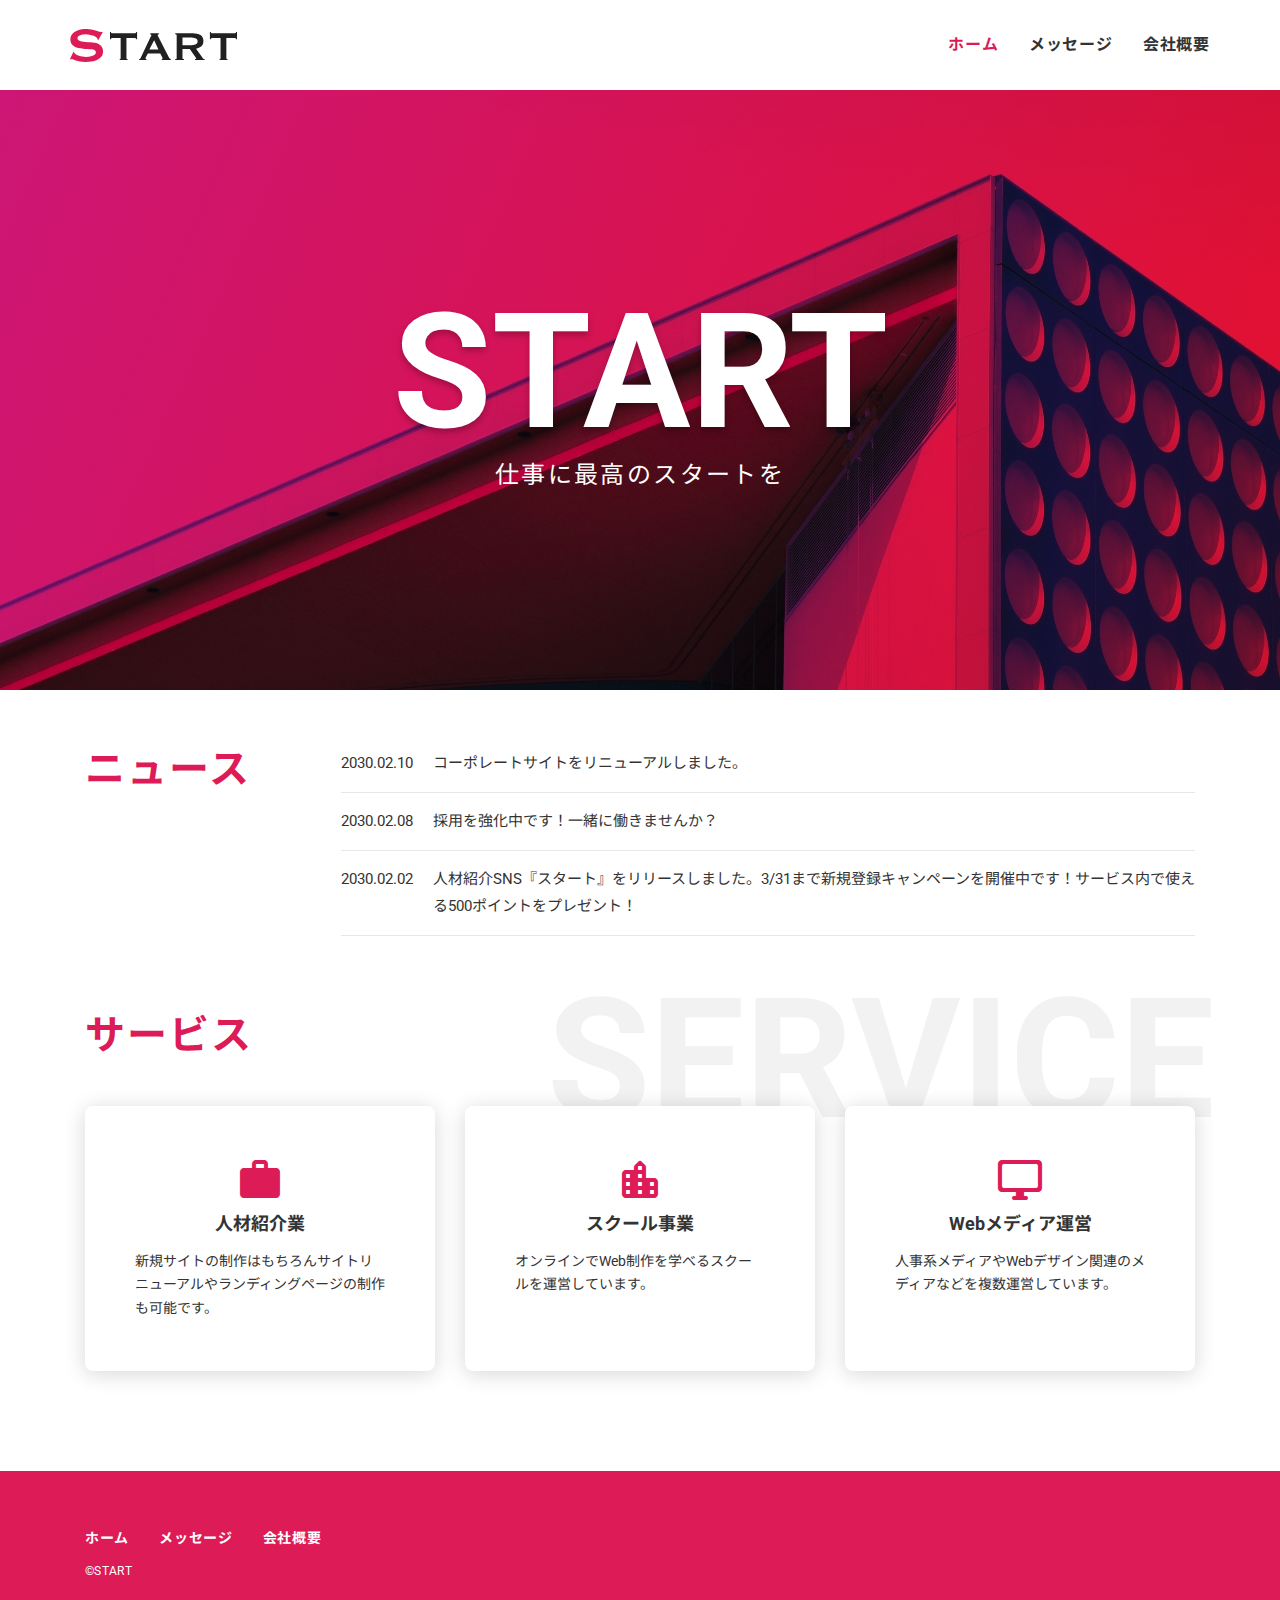
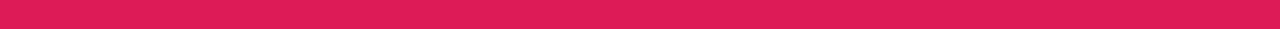
<file: index.html>
<!DOCTYPE html>
<html lang="ja">
<head>
  <meta charset="utf-8">
  <meta name="viewport" content="width=device-width,initial-scale=1">
  <meta name="description"
    content="株式会社STARTは、幸せにつながるお仕事を紹介する人材紹介会社です。人材紹介サービス『スタート』や人材紹介SNS『ゴール』を運営し、またWebデザインを学べるスクール『Webの学校』を開講しています。" />
  <title>START</title>
  <link rel="preconnect" href="https://fonts.googleapis.com">
  <link rel="preconnect" href="https://fonts.gstatic.com" crossorigin>
  <link
    href="https://fonts.googleapis.com/css2?family=Noto+Sans+JP:wght@500;700&family=Roboto:wght@400;700&display=swap"
    rel="stylesheet">
  <link href="https://fonts.googleapis.com/icon?family=Material+Icons+Round" rel="stylesheet">
  <link href="css/destyle.css" rel="stylesheet" />
  <link href="style.css" rel="stylesheet" />
  <link rel="icon" type="image/png" href="icon-192x192.png">
  <link rel="apple-touch-icon" type="image/png" href="apple-touch-icon-180x180.png">
  <link rel="icon" href="favicon.ico">
</head>

<body>

  <!-- wrapper-->
  <div class="wrapper">

    <!-- header -->
    <header class="header">
      <div class="header__logo">
        <a href="."><img src="img/logo.svg" alt="START"></a>
      </div>
      <div class="header__nav">
        <nav class="gnav">
          <ul class="gnav__list">
            <li class="gnav__item"><a class="gnav__link gnav__link--active" href=".">ホーム</a></li>
            <li class="gnav__item"><a class="gnav__link" href="message.html">メッセージ</a></li>
            <li class="gnav__item"><a class="gnav__link" href="company.html">会社概要</a></li>
          </ul>
        </nav>
        <button type="button" id="js-btn-menu" class="btn-menu">
          <span class="btn-menu__line"></span>
        </button>
      </div>
    </header>
    <!-- /header -->

    <!-- mv -->
    <div class="mv">
      <div class="mv__titleArea">
        <h2 class="mv__title">START</h2>
        <div class="mv__subtitle">仕事に最高のスタートを</div>
      </div>
    </div>
    <!-- /mv -->

    <!-- content -->
    <main class="content">

      <!-- news -->
      <section class="news">
        <div class="container">
          <div class="news__inner">
            <div class="news__heading">
              <h2 class="heading-primary">ニュース</h2>
            </div>
            <div class="news__body">

              <div class="news-list">
                <ul class="news-list__list">
                  <li class="news-list__item">
                    <a href="#" class="news-list__link">
                      <div class="news-list__date">
                        <time datetime="2020-02-10" class="news__date">2030.02.10</time>
                      </div>
                      <div class="news-list__title">
                        コーポレートサイトをリニューアルしました。
                      </div>
                    </a>
                  </li>
                  <li class="news-list__item">
                    <a href="#" class="news-list__link">
                      <div class="news-list__date">
                        <time datetime="2020-02-08" class="news__date">2030.02.08</time>
                      </div>
                      <div class="news-list__title">
                        採用を強化中です！一緒に働きませんか？
                      </div>
                    </a>
                  </li>
                  <li class="news-list__item">
                    <a href="#" class="news-list__link">
                      <div class="news-list__date">
                        <time datetime="2020-02-02" class="news__date">2030.02.02</time>
                      </div>
                      <div class="news-list__title">
                        人材紹介SNS『スタート』をリリースしました。3/31まで新規登録キャンペーンを開催中です！サービス内で使える500ポイントをプレゼント！
                      </div>
                    </a>
                  </li>
                </ul>
              </div>

            </div>
          </div>
        </div>
      </section>
      <!-- /news -->

      <!-- service -->
      <section class="service">
        <div class="container">
          <div class="service__heading">
            <h2 class="heading-primary">サービス</h2>
          </div>
          <div class="service__body">
            <div class="service-list">
              <div class="service-list__item">
                <figure class="service-list__img-wrapper">
                  <span class="service-list__img material-icons-round">
                    work
                  </span>
                </figure>
                <div class="service-list__body">
                  <div class="service-list__title">人材紹介業</div>
                  <div class="service-list__text">
                    <p>新規サイトの制作はもちろんサイトリニューアルやランディングページの制作も可能です。</p>
                  </div>
                </div>
              </div>
              <div class="service-list__item">
                <figure class="service-list__img-wrapper">
                  <span class="service-list__img material-icons-round">
                    location_city
                  </span>
                </figure>
                <div class="service-list__body">
                  <div class="service-list__title">スクール事業</div>
                  <div class="service-list__text">
                    <p>オンラインでWeb制作を学べるスクールを運営しています。</p>
                  </div>
                </div>
              </div>
              <div class="service-list__item">
                <figure class="service-list__img-wrapper">
                  <span class="service-list__img material-icons-round">
                    desktop_windows
                  </span>
                </figure>
                <div class="service-list__body">
                  <div class="service-list__title">Webメディア運営</div>
                  <div class="service-list__text">
                    <p>人事系メディアやWebデザイン関連のメディアなどを複数運営しています。</p>
                  </div>
                </div>
              </div>
            </div>
          </div>
        </div>
      </section>
      <!-- /service -->

    </main>
    <!-- /content -->

    <!-- footer -->
    <footer class="footer">
      <div class="container">
        <nav class="footer-nav">
          <ul class="footer-nav__list">
            <li class="footer-nav__item"><a class="footer-nav__link" href=".">ホーム</a></li>
            <li class="footer-nav__item"><a class="footer-nav__link" href="message.html">メッセージ</a></li>
            <li class="footer-nav__item"><a class="footer-nav__link" href="company.html">会社概要</a></li>
          </ul>
        </nav>
        <div class="footer__copyright">&copy;START</div>
      </div>
    </footer>
    <!-- /footer -->

  </div>
  <!-- /wrapper -->

  <script src="https://ajax.googleapis.com/ajax/libs/jquery/3.6.0/jquery.min.js"></script>
  <script src="js/script.js"></script>

</body>
</html>
</file>
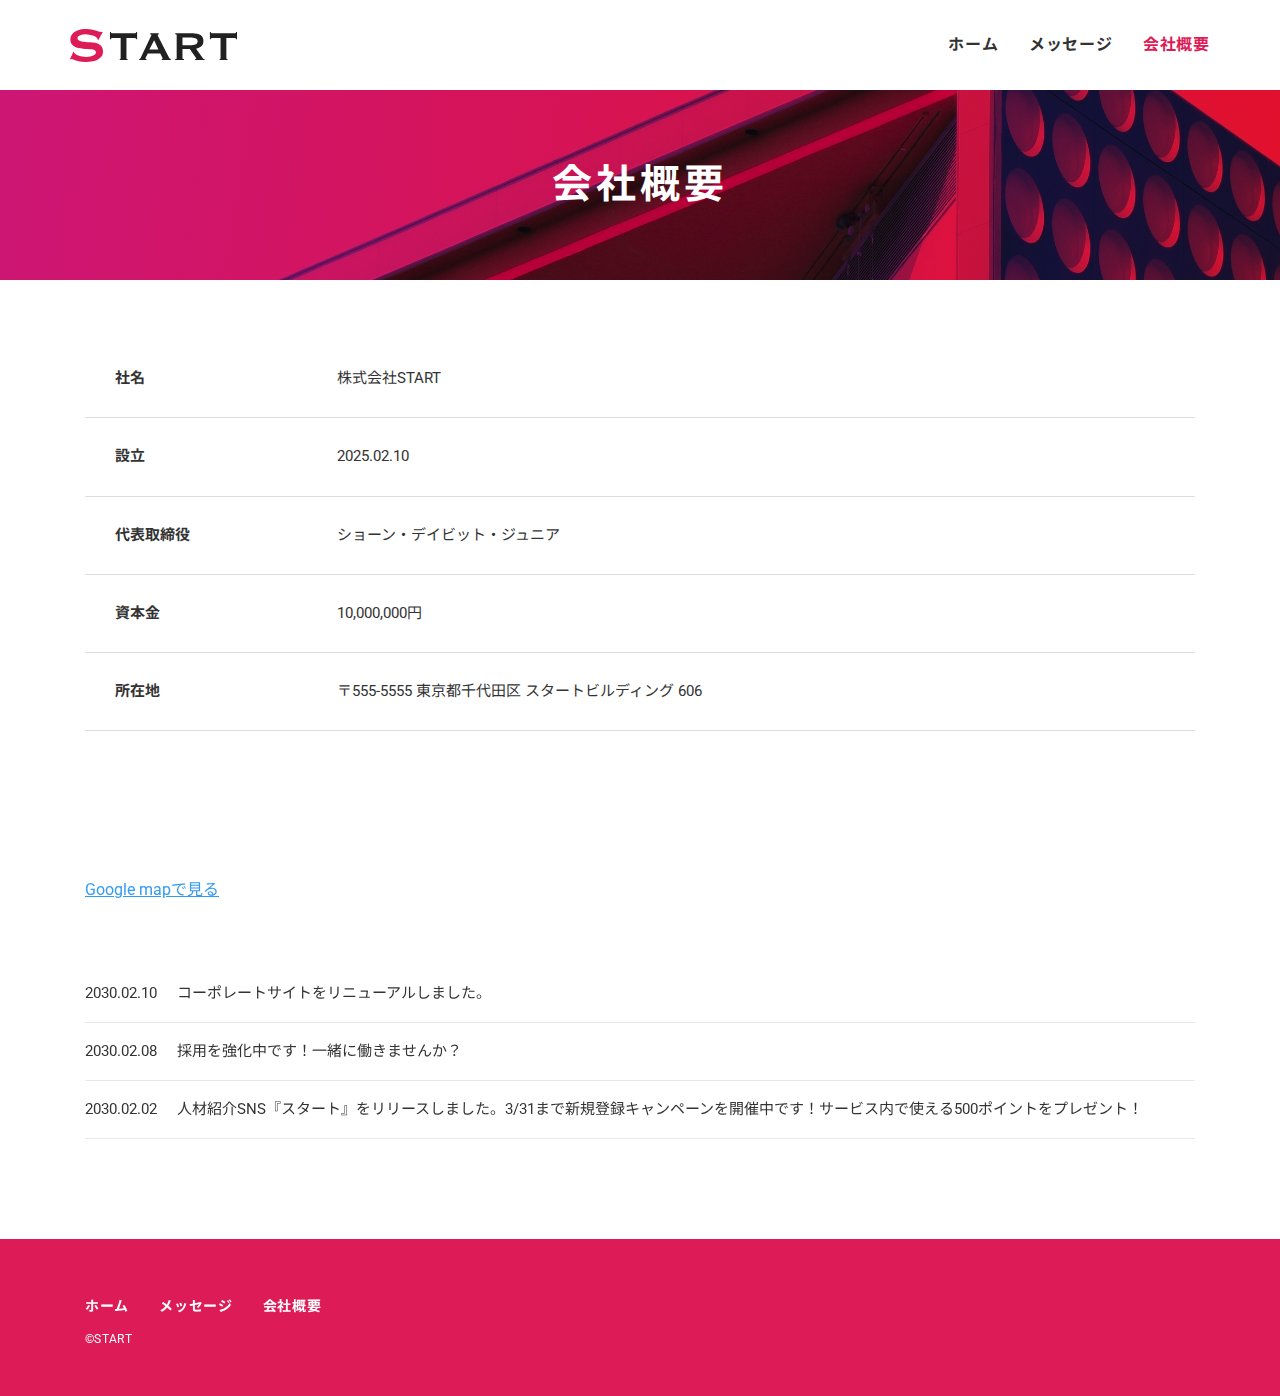
<file: company.html>
<!DOCTYPE html>
<html lang="ja">
  <head>
    <meta charset="utf-8" />
    <meta name="viewport" content="width=device-width,initial-scale=1" />
    <meta
      name="description"
      content="株式会社STARTは、幸せにつながるお仕事を紹介する人材紹介会社です。人材紹介サービス『スタート』や人材紹介SNS『ゴール』を運営し、またWebデザインを学べるスクール『Webの学校』を開講しています。"
    />
    <title>会社概要 - START</title>
    <link rel="preconnect" href="https://fonts.googleapis.com" />
    <link rel="preconnect" href="https://fonts.gstatic.com" crossorigin />
    <link
      href="https://fonts.googleapis.com/css2?family=Noto+Sans+JP:wght@500;700&family=Roboto:wght@400;700&display=swap"
      rel="stylesheet"
    />
    <link
      href="https://fonts.googleapis.com/icon?family=Material+Icons+Round"
      rel="stylesheet"
    />
    <link href="css/destyle.css" rel="stylesheet" />
    <link href="style.css" rel="stylesheet" />
    <link rel="icon" type="image/png" href="icon-192x192.png" />
    <link
      rel="apple-touch-icon"
      type="image/png"
      href="apple-touch-icon-180x180.png"
    />
    <link rel="icon" href="favicon.ico" />
  </head>

  <body>
    <!-- wrapper-->
    <div class="wrapper">
      <!-- header -->
      <header class="header">
        <div class="header__logo">
          <a href="."><img src="img/logo.svg" alt="START" /></a>
        </div>
        <div class="header__nav">
          <nav class="gnav">
            <ul class="gnav__list">
              <li class="gnav__item">
                <a class="gnav__link" href=".">ホーム</a>
              </li>
              <li class="gnav__item">
                <a class="gnav__link" href="message.html">メッセージ</a>
              </li>
              <li class="gnav__item">
                <a class="gnav__link gnav__link--active" href="company.html"
                  >会社概要</a
                >
              </li>
            </ul>
          </nav>
          <button type="button" id="js-btn-menu" class="btn-menu">
            <span class="btn-menu__line"></span>
          </button>
        </div>
      </header>
      <!-- /header -->

      <!--page-header-->
      <div class="page-header">
        <div class="page-header__titleArea">
          <h2 class="page-header__title">会社概要</h2>
        </div>
      </div>
      <!--/page-header-->

      <!--content-->
      <main class="content">
        <!--company-info-->
        <div class="company-info">
          <div class="container">
            <div class="company-info__table">
              <table class="table-type01">
                <tbody>
                  <tr>
                    <th>社名</th>
                    <td>株式会社START</td>
                  </tr>
                  <tr>
                    <th>設立</th>
                    <td>2025.02.10</td>
                  </tr>
                  <tr>
                    <th>代表取締役</th>
                    <td>ショーン・デイビット・ジュニア</td>
                  </tr>
                  <tr>
                    <th>資本金</th>
                    <td>10,000,000円</td>
                  </tr>
                  <tr>
                    <th>所在地</th>
                    <td>〒555-5555 東京都千代田区 スタートビルディング 606</td>
                  </tr>
                </tbody>
              </table>
            </div>
            <div class="company-info__access">
              <div class="company-info__map">
                <iframe
                  src="https://www.google.com/maps/embed?pb=!1m18!1m12!1m3!1d3240.828030380878!2d139.76493611544558!3d35.68123618019435!2m3!1f0!2f0!3f0!3m2!1i1024!2i768!4f13.1!3m3!1m2!1s0x60188bfbd89f700b%3A0x277c49ba34ed38!2z5p2x5Lqs6aeF!5e0!3m2!1sja!2sjp!4v1603888975255!5m2!1sja!2sjp"
                  width="100%"
                  height="auto"
                  frameborder=" 0"
                  style="border: 0"
                  allowfullscreen=""
                  aria-hidden="false"
                  tabindex="0"
                ></iframe>
              </div>
              <div class="company-info__map-link">
                <a href="https://goo.gl/maps/b5AqA853AfsPSw1Y7" target="_blank"
                  >Google mapで見る</a
                >
              </div>
            </div>
          </div>
        </div>
        <!--/company-info-->

        <!--company-news-->
        <div class="company-news">
          <div class="container">
            <div class="news-list">
              <ul class="news-list__list">
                <li class="news-list__item">
                  <a href="#" class="news-list__link">
                    <div class="news-list__date">
                      <time datetime="2020-02-10" class="news__date"
                        >2030.02.10</time
                      >
                    </div>
                    <div class="news-list__title">
                      コーポレートサイトをリニューアルしました。
                    </div>
                  </a>
                </li>
                <li class="news-list__item">
                  <a href="#" class="news-list__link">
                    <div class="news-list__date">
                      <time datetime="2020-02-08" class="news__date"
                        >2030.02.08</time
                      >
                    </div>
                    <div class="news-list__title">
                      採用を強化中です！一緒に働きませんか？
                    </div>
                  </a>
                </li>
                <li class="news-list__item">
                  <a href="#" class="news-list__link">
                    <div class="news-list__date">
                      <time datetime="2020-02-02" class="news__date"
                        >2030.02.02</time
                      >
                    </div>
                    <div class="news-list__title">
                      人材紹介SNS『スタート』をリリースしました。3/31まで新規登録キャンペーンを開催中です！サービス内で使える500ポイントをプレゼント！
                    </div>
                  </a>
                </li>
              </ul>
            </div>
          </div>
        </div>
        <!--/company-news-->
      </main>
      <!--/content-->

      <!-- footer -->
      <footer class="footer">
        <div class="container">
          <nav class="footer-nav">
            <ul class="footer-nav__list">
              <li class="footer-nav__item">
                <a class="footer-nav__link" href=".">ホーム</a>
              </li>
              <li class="footer-nav__item">
                <a class="footer-nav__link" href="message.html">メッセージ</a>
              </li>
              <li class="footer-nav__item">
                <a class="footer-nav__link" href="company.html">会社概要</a>
              </li>
            </ul>
          </nav>
          <div class="footer__copyright">&copy;START</div>
        </div>
      </footer>
      <!-- /footer -->
    </div>
    <!-- /wrapper -->

    <script src="https://ajax.googleapis.com/ajax/libs/jquery/3.6.0/jquery.min.js"></script>
    <script src="js/script.js"></script>
  </body>
</html>
</file>
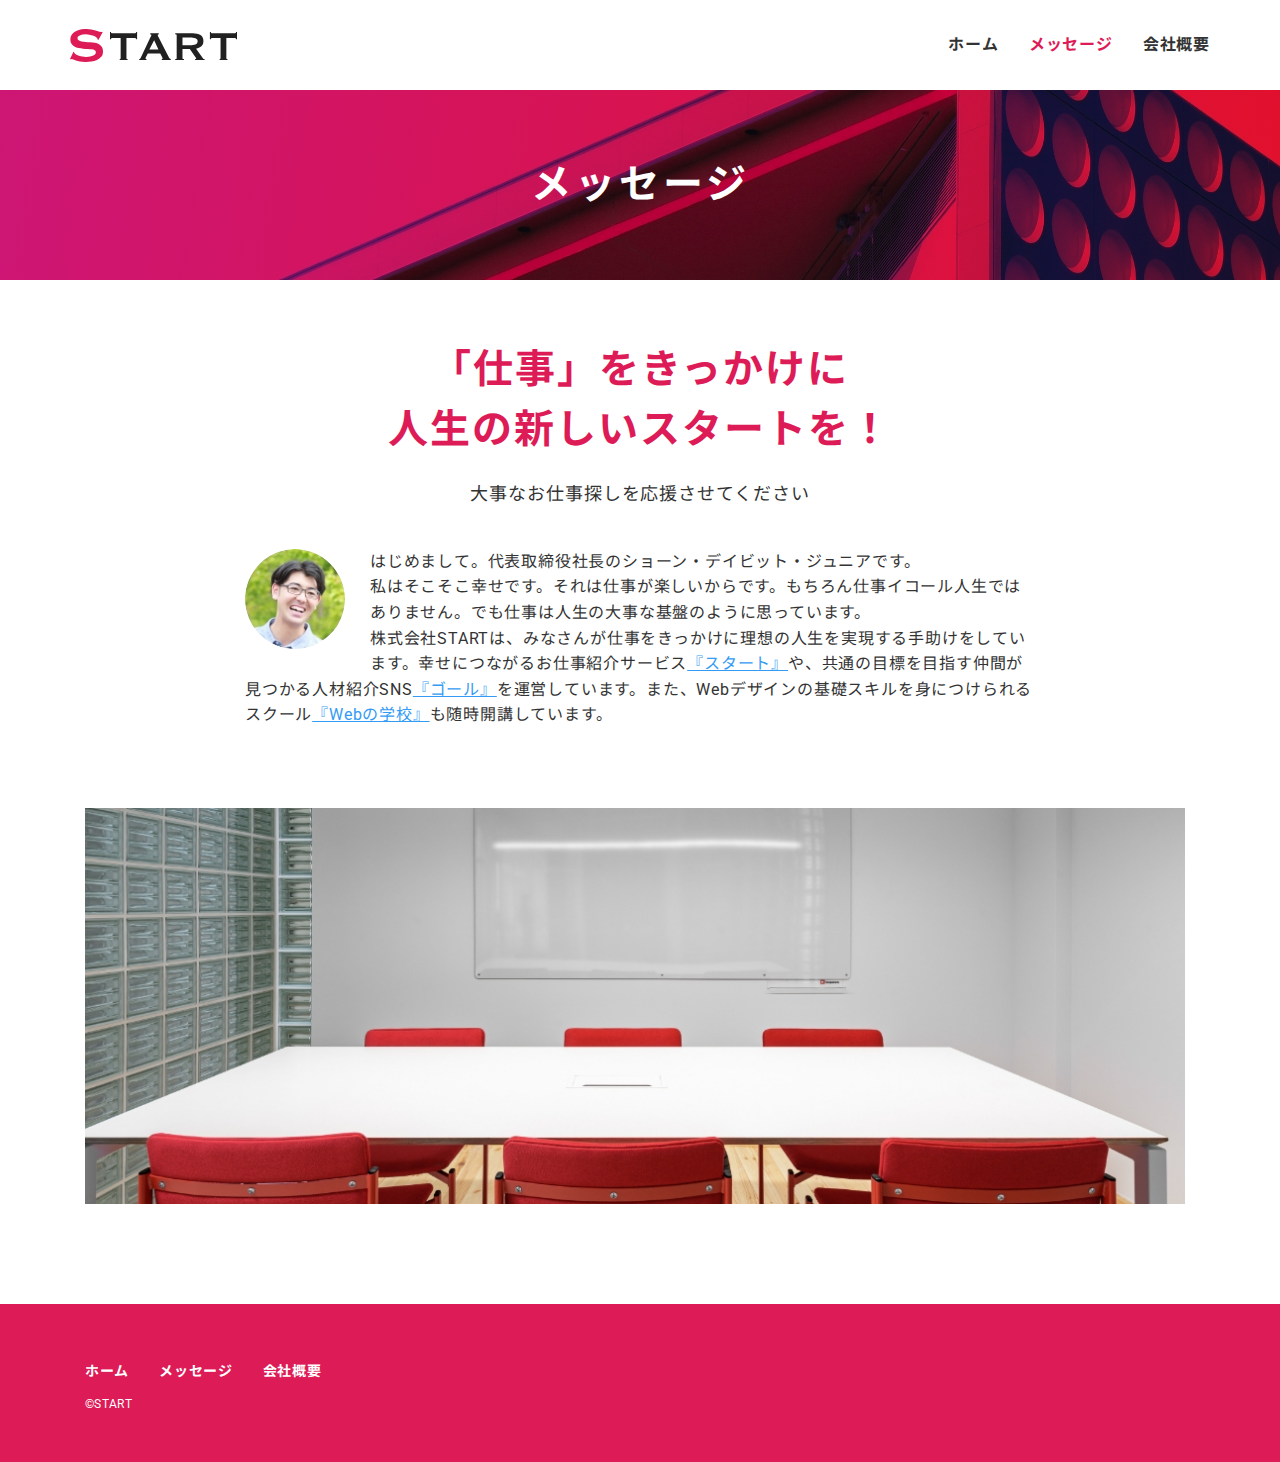
<file: message.html>
<!DOCTYPE html>
<html lang="ja">
  <head>
    <meta charset="UTF-8" />
    <meta name="viewport" content="width=device-width, initial-scale=1.0" />
    <meta
      name="description"
      content="株式会社STARTは、幸せにつながるお仕事を紹介する人材紹介会社です。人材紹介サービス『スタート』や人材紹介SNS『ゴール』を運営し、またWebデザインを学べるスクール『Webの学校』を開講しています。"
    />
    <title>メッセージ - START</title>
    <link rel="preconnect" href="https://fonts.googleapis.com" />
    <link rel="preconnect" href="https://fonts.gstatic.com" crossorigin />
    <link
      href="https://fonts.googleapis.com/css2?family=Noto+Sans+JP:wght@500;700&family=Roboto:wght@400;700&display=swap"
      rel="stylesheet"
    />
    <link
      href="https://fonts.googleapis.com/icon?family=Material+Icons+Round"
      rel="stylesheet"
    />
    <link href="css/destyle.css" rel="stylesheet" />
    <link href="style.css" rel="stylesheet" />
    <link rel="icon" type="image/png" href="icon-192x192.png" />
    <link
      rel="apple-touch-icon"
      type="image/png"
      href="apple-touch-icon-180x180.png"
    />
    <link rel="icon" href="favicon.ico" />
  </head>
  <body>
    <!-- wrapper -->
    <div class="wrapper">
      <!-- header -->
      <header class="header">
        <div class="header__logo">
          <a href="."><img src="img/logo.svg" alt="START" /></a>
        </div>
        <div class="header__nav">
          <nav class="gnav">
            <ul class="gnav__list">
              <li class="gnav__item">
                <a class="gnav__link" href=".">ホーム</a>
              </li>
              <li class="gnav__item">
                <a class="gnav__link gnav__link--active" href="message.html">メッセージ</a>
              </li>
              <li class="gnav__item">
                <a class="gnav__link" href="company.html"
                  >会社概要</a
                >
              </li>
            </ul>
          </nav>
          <button type="button" id="js-btn-menu" class="btn-menu">
            <span class="btn-menu__line"></span>
          </button>
        </div>
      </header>
        <!-- /header -->
      </div>

      <!--page-header-->
      <div class="page-header">
        <div class="page-header__titleArea">
          <h2 class="page-header__title">メッセージ</h2>
        </div>
      </div>
      <!--/page-header-->

      <!--content-->
      <main class="content">
        <!-- message -->
        <section class="message">
          <div class="container">
            <h3 class="message__title">
              「仕事」をきっかけに<br />人生の新しいスタートを！
            </h3>
            <div class="message__subtitle">
              大事なお仕事探しを応援させてください
            </div>
            <div class="ceo-message">
              <div class="ceo-message__img-wrapper">
                <img
                  src="img/ceo.jpg"
                  width="100"
                  height="100"
                  alt="ショーン・デイビット・ジュニア"
                  class="ceo-message__img"
                />
              </div>
              <div class="ceo-message__text">
                <p>
                  はじめまして。代表取締役社長のショーン・デイビット・ジュニアです。<br />私はそこそこ幸せです。それは仕事が楽しいからです。もちろん仕事イコール人生ではありません。でも仕事は人生の大事な基盤のように思っています。<br />株式会社STARTは、みなさんが仕事をきっかけに理想の人生を実現する手助けをしています。幸せにつながるお仕事紹介サービス<a
                    href="#"
                    >『スタート』</a
                  >や、共通の目標を目指す仲間が見つかる人材紹介SNS<a href="#"
                    >『ゴール』</a
                  >を運営しています。また、Webデザインの基礎スキルを身につけられるスクール<a
                    href="#"
                    >『Webの学校』</a
                  >も随時開講しています。
                </p>
              </div>
            </div>
          </div>
        </section>
        <!--/message-->

        <!--office-->
        <div class="office">
          <div class="container">
            <img
              class="office-img"
              src="img/office.jpg"
              width="1100"
              height="400"
              alt="会議室"
            />
          </div>
        </div>
        <!--/office-->
      </main>
      <!--/content-->

      <!-- footer -->
      <footer class="footer">
        <div class="container">
          <nav class="footer-nav">
            <ul class="footer-nav__list">
              <li class="footer-nav__item">
                <a class="footer-nav__link" href=".">ホーム</a>
              </li>
              <li class="footer-nav__item">
                <a class="footer-nav__link" href="message.html">メッセージ</a>
              </li>
              <li class="footer-nav__item">
                <a class="footer-nav__link" href="company.html">会社概要</a>
              </li>
            </ul>
          </nav>
          <div class="footer__copyright">&copy;START</div>
        </div>
      </footer>
      <!-- /footer -->
    </div>
    <!-- /wrapper -->

    <script src="https://ajax.googleapis.com/ajax/libs/jquery/3.6.0/jquery.min.js"></script>
    <script src="js/script.js"></script>
  </body>
</html>
</file>
<file: style.css>
@charset "UTF-8";

:root {
    --link-color: #349bf4;
    --main-color: #dd1b57;
    --text-color: #333;
}

/*--------------------------------
 全体
---------------------------------*/
body {
    font-family: "Roboto", "Noto Sans JP", Arial, "Hiragino Kaku Gothic ProN",
        "Hiragino Sans", Meiryo, sans-serif;
    font-size: 16px;
    color: var(--text-color);
}

a {
    color: var(--link-color);
    text-decoration: underline;
}

img {
    max-width: 100%;
    height: auto;
    vertical-align: bottom;
}

/*--------------------------------
 レイアウト
---------------------------------*/
.wrapper {
    overflow-x: hidden;
}

.container {
    max-width: 1170px;
    margin: 0 auto;
    padding: 0 30px;
}

.content {
    display: grid;
    padding: 60px 0 100px;
    row-gap: 80px;
}

/*--------------------------------
 見出し
---------------------------------*/
.heading-primary {
    font-size: 40px;
    font-weight: bold;
    line-height: 1;
    letter-spacing: 0.05em;
    color: var(--main-color);
}

/*--------------------------------
 テーブル
---------------------------------*/
.table-type01 {
    width: 100%;
    font-size: 15px;
    border-collapse: collapse;
    border-spacing: 0;
}

.table-type01 tr {
    border-bottom: solid 1px #ddd;
}

.table-type01 th,
.table-type01 td {
    text-align: left;
    padding: 30px;
}

.table-type01 th {
    width: 20%;
}

.table-type01 p:not(:last-child) {
    margin-bottom: 10px;
}

.table-type01 ul {
    margin-left: 20px;
}

/*--------------------------------
ヘッダー
---------------------------------*/
.header {
    display: flex;
    align-items: center;
    justify-content: space-between;
    height: 90px;
    padding: 30px 70px;
}

.header__logo {
    line-height: 1;
}

/*--------------------------------
 グローバルナビ
---------------------------------*/
.gnav__list {
    display: flex;
    position: relative;
    align-items: center;
    justify-content: center;
    column-gap: 30px;
}

.gnav__item {
    font-size: 16px;
    font-weight: bold;
    line-height: 1;
    letter-spacing: 0.05em;
}

.gnav__link {
    color: var(--text-color);
    text-decoration: none;
}

.gnav__link:hover {
    color: var(--main-color);
}

.gnav__link--active {
    color: var(--main-color);
}

.btn-menu {
    display: none;
}

/*--------------------------------
 メインビジュアル
---------------------------------*/
.mv {
    display: flex;
    align-items: center;
    justify-content: center;
    height: 600px;
    background-image: url(img/pc_mv.jpg);
    background-repeat: no-repeat;
    background-position: center center;
    background-size: cover;
}

.mv__titleArea {
    color: #fff;
    text-align: center;
}

.mv__title {
    font-size: 160px;
    font-weight: bold;
    line-height: 1;
    text-shadow: 0 4px 6px rgb(0 0 0 / 25%);
    margin-bottom: 10px;
}

.mv__subtitle {
    font-size: 24px;
    line-height: 1;
    letter-spacing: 0.1em;
}

/*--------------------------------
 ニュース
---------------------------------*/
.news__inner {
    display: flex;
    column-gap: 90px;
}

.news__body {
    flex: 1;
}

.news-list__link {
    display: flex;
    color: var(--text-color);
    text-decoration: none;
}

.news-list__link:hover {
    color: var(--main-color);
}

.news-list__item {
    font-size: 15px;
    line-height: 1.8;
    margin-bottom: 15px;
    padding-bottom: 15px;
    border-bottom: 1px solid #e8e8e8;
}

.news-list__item:last-child {
    margin-bottom: 0;
}

.news-list__title {
    font-size: 15px;
    line-height: 1.8;
}

.news-list__date {
    margin-right: 20px;
}


/*--------------------------------
サービス
---------------------------------*/

.service__heading {
    position: relative;
    margin-bottom: 50px;
}

.service__heading::before {
    display: block;
    content: "SERVICE";
    position: absolute;
    top: -40px;
    right: -20px;
    z-index: -1;
    font-size: 168px;
    font-weight: bold;
    line-height: 1;
    color: #f2f2f2;
}

.service-list {
    display: grid;
    column-gap: 30px;
    grid-template-columns: repeat(3, 1fr);
}

.service-list__item {
    padding: 50px;
    border-radius: 8px;
    background-color: #fff;
    box-shadow: 0 3px 21px rgb(0, 0, 0, 0.16);
}

.service-list__img-wrapper {
    text-align: center;
    margin-bottom: 10px;
}

.service-list__img {
    font-size: 48px;
    color: var(--main-color);
    vertical-align: bottom;
}

.service-list__title {
    font-size: 18px;
    font-weight: bold;
    text-align: center;
}

.service-list__text {
    font-size: 14px;
    line-height: 1.7;
    margin-top: 15px;
}

/*--------------------------------
 下層ページ：ヘッダー
---------------------------------*/
.page-header {
    display: flex;
    align-items: center;
    justify-content: center;
    height: 190px;
    background-image: url(img/pc_header.jpg);
    background-repeat: no-repeat;
    background-position: center center;
    background-size: cover;
}

.page-header__titleArea {
    color: #fff;
    text-align: center;
}

.page-header__title {
    font-size: 40px;
    font-weight: bold;
    line-height: 1;
    letter-spacing: 0.1em;
}

/*--------------------------------
 下層ページ：メッセージ
---------------------------------*/
.message {
    max-width: 850px;
    margin: 0 auto;
}

.message__title {
    font-size: 40px;
    font-weight: bold;
    line-height: 1.5;
    letter-spacing: 0.05em;
    color: var(--main-color);
    text-align: center;
    margin-bottom: 20px;
}

.message__subtitle {
    font-size: 18px;
    line-height: 1.6;
    letter-spacing: 0.05em;
    text-align: center;
    margin-bottom: 40px;
}

.ceo-message__img-wrapper {
    width: 100px;
    margin: 0 25px 15px 0;
    float: left;
}

.ceo-message__img {
    border-radius: 50%;
}

.ceo-message__text {
    line-height: 1.6;
    letter-spacing: 0.05em;
}

.ceo-message__text a {
    color: var(--link-color);
}

/*--------------------------------
 フッター
---------------------------------*/
.footer {
    color: #fff;
    padding: 60px 20px 50px;
    background-color: var(--main-color);
}

.footer-nav {
    margin-bottom: 20px;
}

.footer-nav__list {
    display: flex;
    column-gap: 30px;
}

.footer-nav__item {
    font-size: 14px;
    font-weight: bold;
    line-height: 1;
    letter-spacing: 0.05em;
}

.footer-nav__link {
    color: var(--text-color);
    color: #fff;
    text-decoration: none;
}

.footer__copyright {
    font-size: 12px;
    letter-spacing: 0.03em;
}

/*media Queries 767
----------------------------------------------------*/
@media screen and (max-width: 767px) {
    body {
        font-size: 15px;
    }

    .heading-primary {
        font-size: 32px;
    }

    /* レイアウト */
    .container {
        padding: 0 20px;
    }

    .content {
        padding: 40px 0 60px;
        row-gap: 50px;
    }

    .table-type01 {
        font-size: 14px;
        line-height: 1.5;
    }

    .table-type01 th,
    .table-type01 td {
        padding: 20px 0;
    }

    .table-type01 th {
        width: 100px;
    }

    /* ヘッダー */
    .header {
        position: relative;
        height: 60px;
        padding: 20px;
    }

    .header__logo {
        width: 107px;
    }

    .gnav {
        display: none;
        position: fixed;
        top: 0;
        right: 0;
        z-index: 10;
        width: 180px;
        height: 100%;
        background-color: var(--main-color);
        box-shadow: -10px 0 35px -20px rgb(0 0 0 / 25%);
    }

    .gnav__list {
        display: flex;
        flex-direction: column;
        align-items: flex-start;
        width: 180px;
        padding: 90px 20px 20px 50px;
        row-gap: 25px;
    }

    .gnav__link {
        color: #fff;
    }

    .gnav__link:hover {
        color: #fff;
    }

    .gnav__link--active {
        opacity: 0.6;
    }

    .btn-menu {
        display: flex;
        position: absolute;
        top: 0;
        right: 0;
        z-index: 100;
        align-items: center;
        justify-content: center;
        width: 60px;
        height: 60px;
        text-align: center;
        padding: 21px 16px;
        border: none;
        outline: none;
        background: none;
        background-color: var(--main-color);
        cursor: pointer;
        appearance: none;
    }

    .btn-menu__line {
        display: block;
        position: relative;
        left: 0;
        width: 100%;
        height: 2px;
        transition: all 0.4s;
        border-radius: 4px;
        background-color: #fff;
    }

    .btn-menu__line::before,
    .btn-menu__line::after {
        display: block;
        content: "";
        position: absolute;
        width: 100%;
        height: 100%;
        transition: inherit;
        border-radius: 4px;
        background-color: #fff;
    }

    .btn-menu__line::before {
        top: -8px;
    }

    .btn-menu__line::after {
        top: 8px;
    }

    .btn-menu.active .btn-menu__line {
        background-color: transparent;
    }

    .btn-menu.active .btn-menu__line::before,
    .btn-menu.active .btn-menu__line::after {
        top: 0;
        background-color: #fff;
    }

    .btn-menu.active .btn-menu__line::before {
        transform: rotate(45deg);
    }

    .btn-menu.active .btn-menu__line::after {
        transform: rotate(-45deg);
    }

    /* メインビジュアル */
    .mv {
        height: 460px;
        background-image: url(img/sp_mv.jpg);
    }

    .mv__title {
        font-size: 80px;
    }

    .mv__subtitle {
        font-size: 20px;
    }

    /* ニュース */
    .news__heading {
        margin-bottom: 20px;
    }

    .news__inner {
        display: block;
    }

    .news-list__link {
        flex-direction: column;
    }

    .news-list__item {
        font-size: 15px;
        line-height: 1.8;
    }

    .news-list__item:last-child {
        margin-bottom: 0;
    }

    .news-list__title {
        line-height: 1.6;
    }

    .news-list__date {
        margin-right: 0;
    }

    /* サービス */
    .service__heading {
        margin-bottom: 20px;
    }

    .service__heading::before {
        top: -2px;
        right: -30px;
        font-size: 70px;
    }

    .service-list {
        row-gap: 20px;
        grid-template-columns: 1fr;
    }

    .service-list__item {
        padding: 40px 30px;
    }

    .service-list__img-wrapper {
        margin-bottom: 5px;
    }

    .service-list__img {
        font-size: 60px;
    }

    .service-list__title {
        font-size: 16px;
    }

    .service-list__text {
        margin-top: 10px;
    }

    /* 下層ページ：ヘッダー */
    .page-header {
        height: 160px;
        background-image: url(img/sp_header.jpg);
    }

    .page-header__title {
        font-size: 28px;
    }

    /* 下層ページ：メッセージ */
    .message__title {
        font-size: 24px;
        margin-bottom: 15px;
    }

    .message__subtitle {
        font-size: 15px;
        margin-bottom: 30px;
    }

    .ceo-message__img-wrapper {
        margin: 0 15px 10px 0;
    }

    .office-img {
        height: 260px;
        object-fit: cover;
    }

    /* 下層ページ：会社概要 */
    .company-info__map iframe {
        height: 300px;
    }

    .company-info__map-link {
        font-size: 12px;
        margin-top: 15px;
    }

    /* フッター */
    .footer {
        padding: 40px 0 30px;
    }

    .footer-nav__list {
        column-gap: 25px;
    }

    .footer-nav__item {
        font-size: 12px;
    }

    .footer-copyright {
        font-size: 10px;
    }
}
</file>
<file: css/destyle.css>
/*! destyle.css v3.0.2 | MIT License | https://github.com/nicolas-cusan/destyle.css */

/* Reset box-model and set borders */
/* ============================================ */

*,
::before,
::after {
  box-sizing: border-box;
  border-style: solid;
  border-width: 0;
}

/* Document */
/* ============================================ */

/**
 * 1. Correct the line height in all browsers.
 * 2. Prevent adjustments of font size after orientation changes in iOS.
 * 3. Remove gray overlay on links for iOS.
 */

html {
  line-height: 1.15; /* 1 */
  -webkit-text-size-adjust: 100%; /* 2 */
  -webkit-tap-highlight-color: transparent; /* 3*/
}

/* Sections */
/* ============================================ */

/**
 * Remove the margin in all browsers.
 */

body {
  margin: 0;
}

/**
 * Render the `main` element consistently in IE.
 */

main {
  display: block;
}

/* Vertical rhythm */
/* ============================================ */

p,
table,
blockquote,
address,
pre,
iframe,
form,
figure,
dl {
  margin: 0;
}

/* Headings */
/* ============================================ */

h1,
h2,
h3,
h4,
h5,
h6 {
  font-size: inherit;
  font-weight: inherit;
  margin: 0;
}

/* Lists (enumeration) */
/* ============================================ */

ul,
ol {
  margin: 0;
  padding: 0;
  list-style: none;
}

/* Lists (definition) */
/* ============================================ */

dt {
  font-weight: bold;
}

dd {
  margin-left: 0;
}

/* Grouping content */
/* ============================================ */

/**
 * 1. Add the correct box sizing in Firefox.
 * 2. Show the overflow in Edge and IE.
 */

hr {
  box-sizing: content-box; /* 1 */
  height: 0; /* 1 */
  overflow: visible; /* 2 */
  border-top-width: 1px;
  margin: 0;
  clear: both;
  color: inherit;
}

/**
 * 1. Correct the inheritance and scaling of font size in all browsers.
 * 2. Correct the odd `em` font sizing in all browsers.
 */

pre {
  font-family: monospace, monospace; /* 1 */
  font-size: inherit; /* 2 */
}

address {
  font-style: inherit;
}

/* Text-level semantics */
/* ============================================ */

/**
 * Remove the gray background on active links in IE 10.
 */

a {
  background-color: transparent;
  text-decoration: none;
  color: inherit;
}

/**
 * 1. Remove the bottom border in Chrome 57-
 * 2. Add the correct text decoration in Chrome, Edge, IE, Opera, and Safari.
 */

abbr[title] {
  text-decoration: underline dotted; /* 2 */
}

/**
 * Add the correct font weight in Chrome, Edge, and Safari.
 */

b,
strong {
  font-weight: bolder;
}

/**
 * 1. Correct the inheritance and scaling of font size in all browsers.
 * 2. Correct the odd `em` font sizing in all browsers.
 */

code,
kbd,
samp {
  font-family: monospace, monospace; /* 1 */
  font-size: inherit; /* 2 */
}

/**
 * Add the correct font size in all browsers.
 */

small {
  font-size: 80%;
}

/**
 * Prevent `sub` and `sup` elements from affecting the line height in
 * all browsers.
 */

sub,
sup {
  font-size: 75%;
  line-height: 0;
  position: relative;
  vertical-align: baseline;
}

sub {
  bottom: -0.25em;
}

sup {
  top: -0.5em;
}

/* Replaced content */
/* ============================================ */

/**
 * Prevent vertical alignment issues.
 */

svg,
img,
embed,
object,
iframe {
  vertical-align: bottom;
}

/* Forms */
/* ============================================ */

/**
 * Reset form fields to make them styleable.
 * 1. Make form elements stylable across systems iOS especially.
 * 2. Inherit text-transform from parent.
 */

button,
input,
optgroup,
select,
textarea {
  -webkit-appearance: none; /* 1 */
  appearance: none;
  vertical-align: middle;
  color: inherit;
  font: inherit;
  background: transparent;
  padding: 0;
  margin: 0;
  border-radius: 0;
  text-align: inherit;
  text-transform: inherit; /* 2 */
}

/**
 * Reset radio and checkbox appearance to preserve their look in iOS.
 */

[type="checkbox"] {
  -webkit-appearance: checkbox;
  appearance: checkbox;
}

[type="radio"] {
  -webkit-appearance: radio;
  appearance: radio;
}

/**
 * Correct cursors for clickable elements.
 */

button,
[type="button"],
[type="reset"],
[type="submit"] {
  cursor: pointer;
}

button:disabled,
[type="button"]:disabled,
[type="reset"]:disabled,
[type="submit"]:disabled {
  cursor: default;
}

/**
 * Improve outlines for Firefox and unify style with input elements & buttons.
 */

:-moz-focusring {
  outline: auto;
}

select:disabled {
  opacity: inherit;
}

/**
 * Remove padding
 */

option {
  padding: 0;
}

/**
 * Reset to invisible
 */

fieldset {
  margin: 0;
  padding: 0;
  min-width: 0;
}

legend {
  padding: 0;
}

/**
 * Add the correct vertical alignment in Chrome, Firefox, and Opera.
 */

progress {
  vertical-align: baseline;
}

/**
 * Remove the default vertical scrollbar in IE 10+.
 */

textarea {
  overflow: auto;
}

/**
 * Correct the cursor style of increment and decrement buttons in Chrome.
 */

[type="number"]::-webkit-inner-spin-button,
[type="number"]::-webkit-outer-spin-button {
  height: auto;
}

/**
 * 1. Correct the outline style in Safari.
 */

[type="search"] {
  outline-offset: -2px; /* 1 */
}

/**
 * Remove the inner padding in Chrome and Safari on macOS.
 */

[type="search"]::-webkit-search-decoration {
  -webkit-appearance: none;
}

/**
 * 1. Correct the inability to style clickable types in iOS and Safari.
 * 2. Fix font inheritance.
 */

::-webkit-file-upload-button {
  -webkit-appearance: button; /* 1 */
  font: inherit; /* 2 */
}

/**
 * Clickable labels
 */

label[for] {
  cursor: pointer;
}

/* Interactive */
/* ============================================ */

/*
 * Add the correct display in Edge, IE 10+, and Firefox.
 */

details {
  display: block;
}

/*
 * Add the correct display in all browsers.
 */

summary {
  display: list-item;
}

/*
 * Remove outline for editable content.
 */

[contenteditable]:focus {
  outline: auto;
}

/* Tables */
/* ============================================ */

/**
1. Correct table border color inheritance in all Chrome and Safari.
*/

table {
  border-color: inherit; /* 1 */
  border-collapse: collapse;
}

caption {
  text-align: left;
}

td,
th {
  vertical-align: top;
  padding: 0;
}

th {
  text-align: left;
  font-weight: bold;
}
</file>
